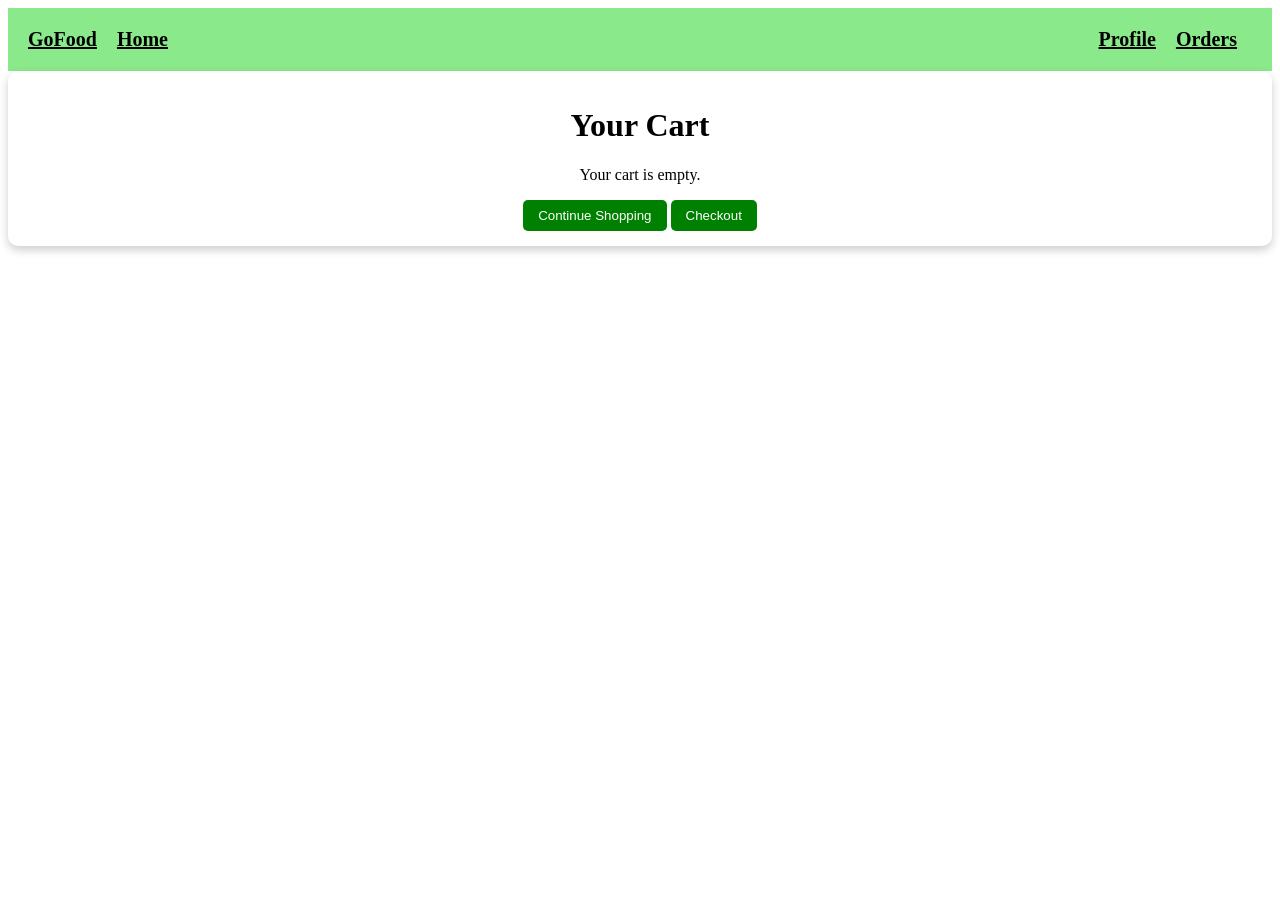
<file: Assignment-3/cart.html>
<!DOCTYPE html>
<html lang="en">
<head>
  <meta charset="UTF-8" />
  <meta name="viewport" content="width=device-width, initial-scale=1.0" />
  <title>GoFood | Cart</title>
  <link rel="stylesheet" href="style.css" />
</head>
<body>
  <header class="navbar">
    <div class="nav-left">
      <a href="index.html">GoFood</a>
      <a href="index.html">Home</a>
    </div>
    <div class="nav-right">
      <a href="profile.html">Profile</a>
      <a href="orders.html">Orders</a>
    </div>
  </header>

  <main class="center-wrapper">
    <div class="card basic-card">
      <h1>Your Cart</h1>
      <div id="cartArea"></div>
      <div class="btn-grid">
        <button id="continueShopping" class="btn btn-secondary">Continue Shopping</button>
        <button id="checkoutBtn" class="btn btn-primary">Checkout</button>
      </div>
    </div>
  </main>

  <script src="script.js"></script>
</body>
</html>
</file>
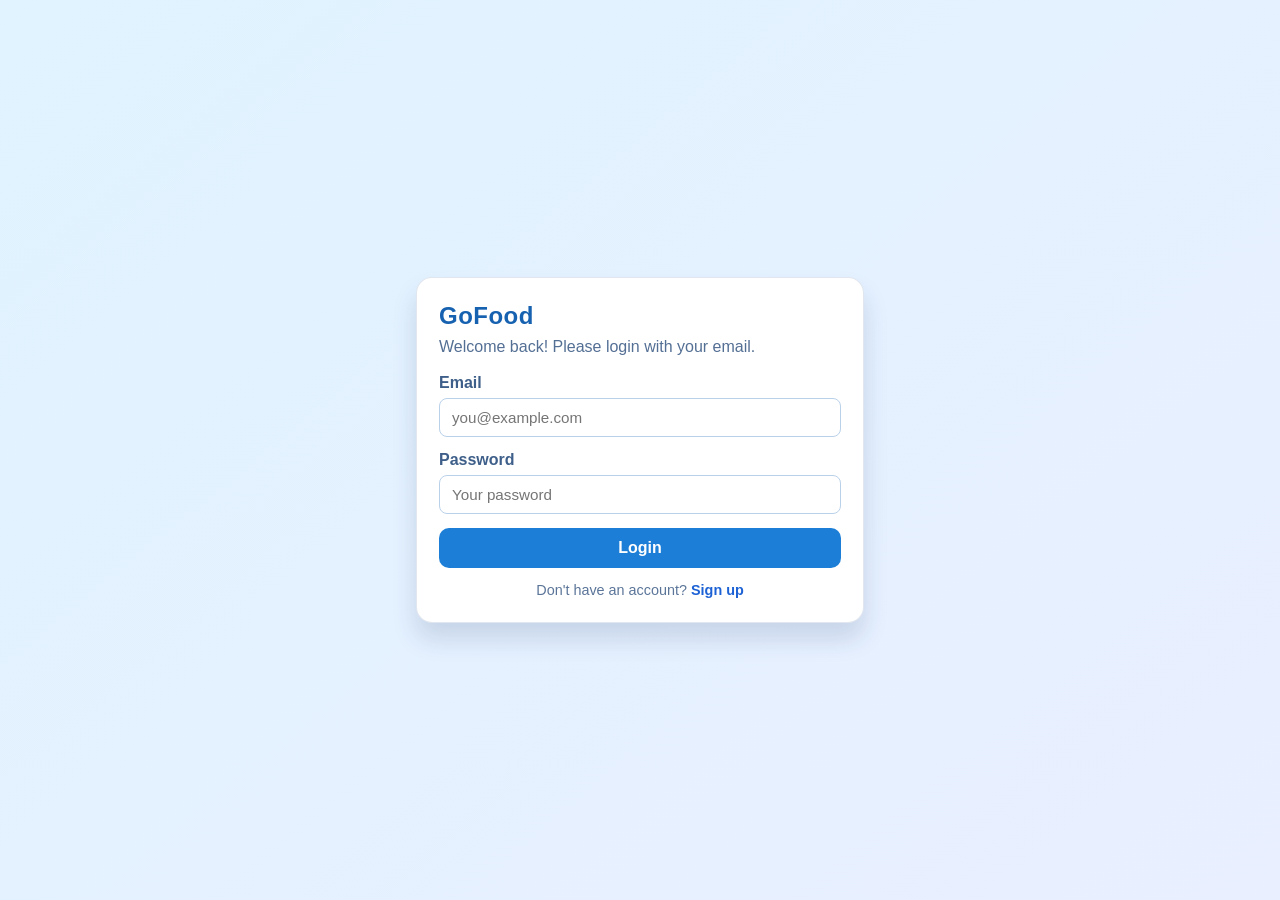
<file: Assignment-3/login.html>
<!DOCTYPE html>
<html lang="en">
<head>
  <meta charset="UTF-8" />
  <meta name="viewport" content="width=device-width, initial-scale=1.0" />
  <title>GoFood | Login</title>
  <link rel="stylesheet" href="signup+login_style.css" />
</head>
<body>
  <main class="login-page">
    <section class="login-card">
      <h1>GoFood</h1>
      <p class="subtitle">Welcome back! Please login with your email.</p>

      <form id="loginform" class="form">
        <div class="field">
          <label for="email">Email</label>
          <input id="email" type="email" placeholder="you@example.com" required />
        </div>

        <div class="field">
          <label for="password">Password</label>
          <input id="password" type="password" placeholder="Your password" required />
        </div>

        <button type="submit" class="btn btn-primary">Login</button>
      </form>

      <p class="helper">
        Don't have an account? <a href="signup.html">Sign up</a>
      </p>
    </section>
  </main>

  <script src="script.js"></script>
</body>
</html>
</file>
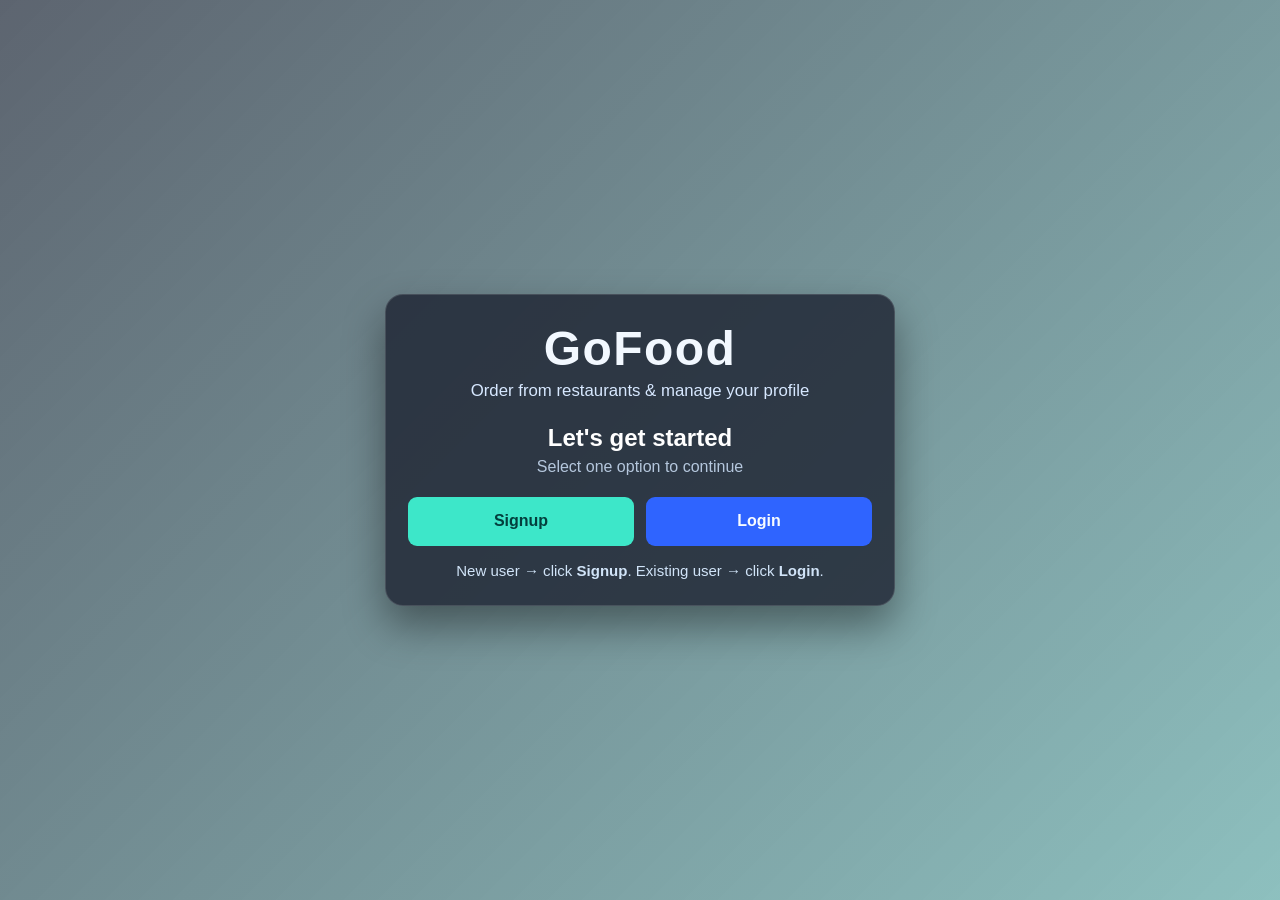
<file: Assignment-3/main.html>
<!DOCTYPE html>
<html lang="en">
<head>
  <meta charset="UTF-8" />
  <meta name="viewport" content="width=device-width, initial-scale=1.0" />
  <title>GoFood | Welcome</title>
  <link rel="stylesheet" href="main.css" />
</head>
<body>
  <div class="page-bg"></div>
  <div class="overlay"></div>

  <main class="center-panel">
    <header class="hero">
      <h1>GoFood</h1>
      <p>Order from restaurants & manage your profile</p>
    </header>

    <section class="actions-card">
      <h2>Let's get started</h2>
      <p>Select one option to continue</p>

      <div class="btn-grid">
        <a class="btn btn-primary" href="signup.html">Signup</a>
        <a class="btn btn-secondary" href="login.html">Login</a>
      </div>
    </section>

    <footer class="hint">
      <p>
        New user → click <strong>Signup</strong>. Existing user → click
        <strong>Login</strong>.
      </p>
    </footer>
  </main>
  <script src="script.js"></script>
</body>
</html>
</file>
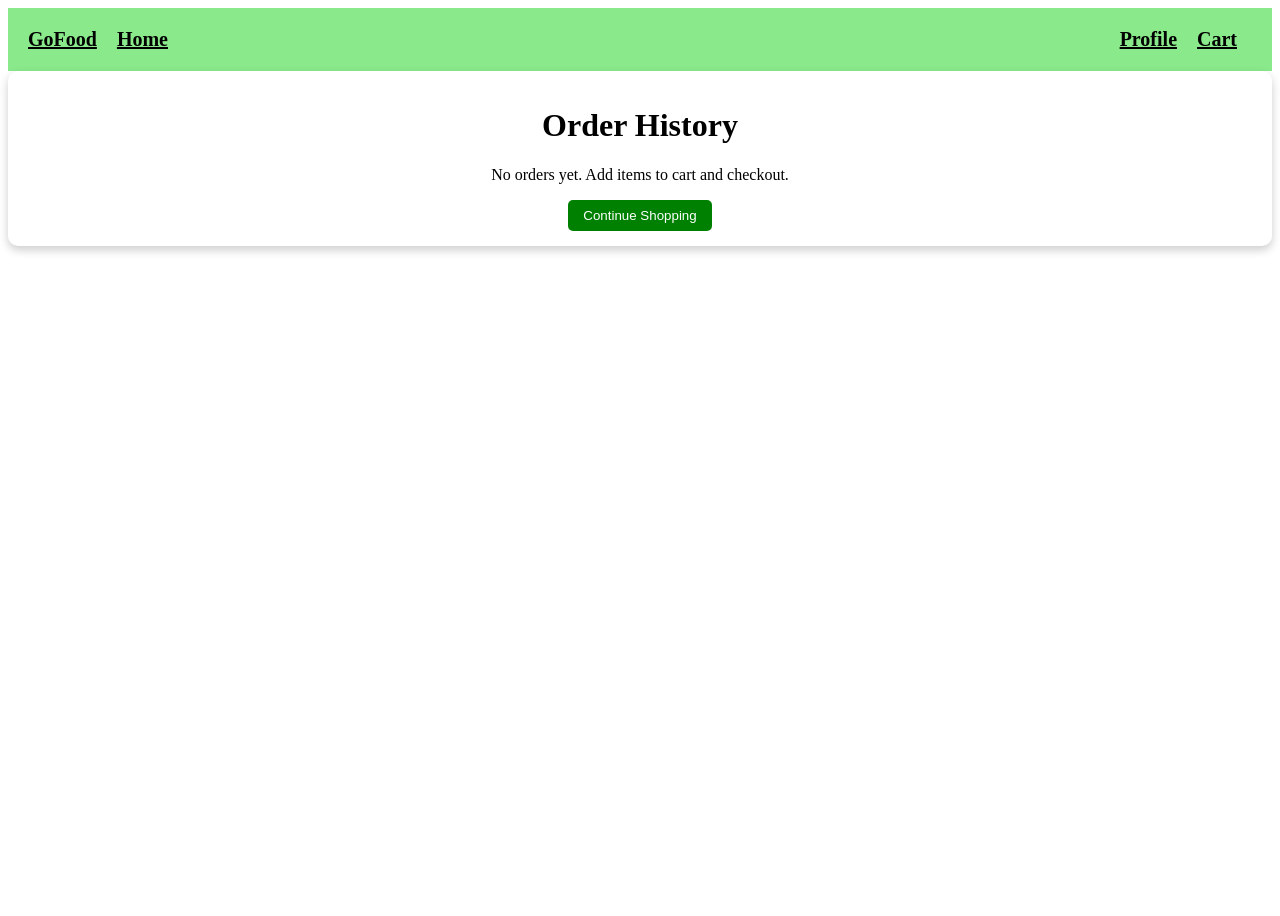
<file: Assignment-3/orders.html>
<!DOCTYPE html>
<html lang="en">
<head>
  <meta charset="UTF-8" />
  <meta name="viewport" content="width=device-width, initial-scale=1.0" />
  <title>GoFood | Orders</title>
  <link rel="stylesheet" href="style.css" />
</head>
<body>
  <header class="navbar">
    <div class="nav-left">
      <a href="index.html">GoFood</a>
      <a href="index.html">Home</a>
    </div>
    <div class="nav-right">
      <a href="profile.html">Profile</a>
      <a href="cart.html">Cart</a>
    </div>
  </header>

  <main class="center-wrapper">
    <div class="card basic-card">
      <h1>Order History</h1>
      <div id="ordersArea"></div>
      <div class="btn-grid">
        <button onclick="window.location.href='index.html'" class="btn btn-secondary">Continue Shopping</button>
      </div>
    </div>
  </main>

  <script src="script.js"></script>
</body>
</html>
</file>
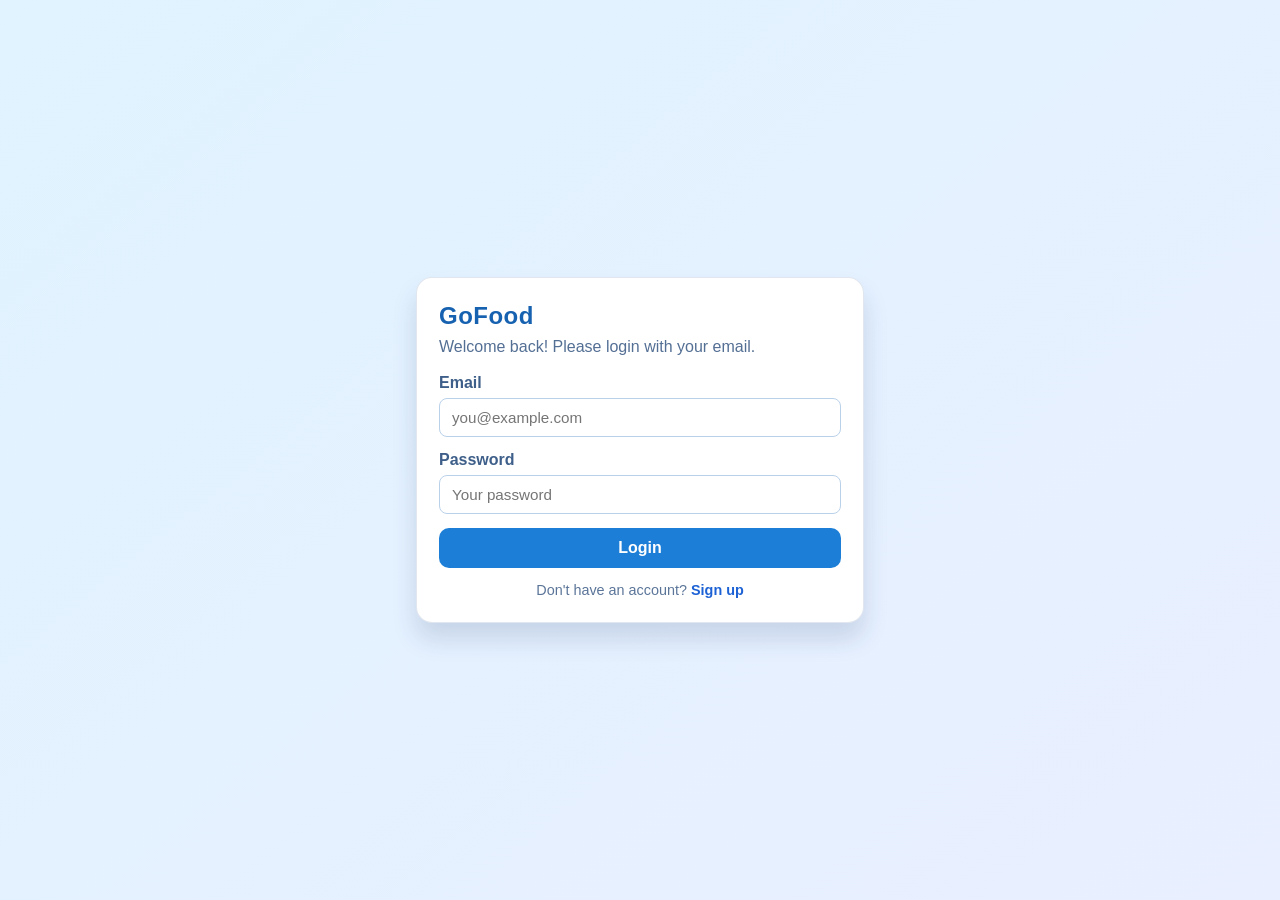
<file: Assignment-3/profile.html>
<!DOCTYPE html>
<html lang="en">
<head>
  <meta charset="UTF-8" />
  <meta name="viewport" content="width=device-width, initial-scale=1.0"/>
  <title>GoFood | Profile</title>
  <link rel="stylesheet" href="style.css" />
</head>
<body>
  <div class="center-wrapper">
    <div class="card basic-card">
      <h1>Profile</h1>
      <p class="info">Email: <span id="profileEmail">loading...</span></p>
      <div class="btn-grid">
        <button id="profileBack" class="btn btn-secondary" href="index.html">Back</button>
        <button id="profileLogout" class="btn btn-danger">Logout</button>
      </div>
    </div>
  </div>
  <script src="script.js"></script>
</body>
</html>
</file>
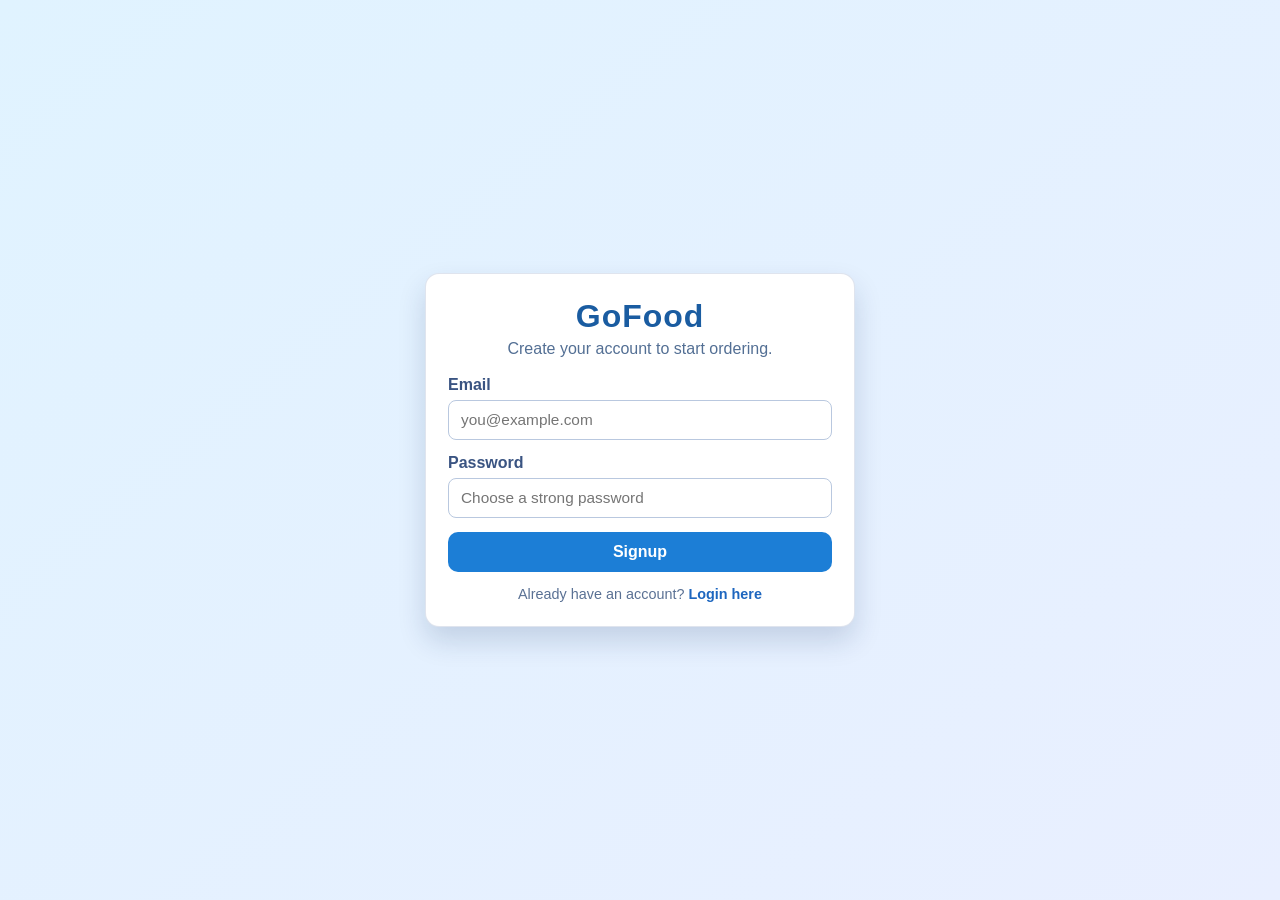
<file: Assignment-3/signup.html>
<!DOCTYPE html>
<html lang="en">
<head>
  <meta charset="UTF-8" />
  <meta name="viewport" content="width=device-width, initial-scale=1.0" />
  <title>GoFood | Signup</title>
  <link rel="stylesheet" href="signup+login_style.css" />
</head>
<body>
  <main class="auth-page">
    <section class="auth-card">
      <h1>GoFood</h1>
      <p class="subtitle">Create your account to start ordering.</p>

      <form id="signupform" class="auth-form">
        <label for="email">Email</label>
        <input id="email" type="email" placeholder="you@example.com" required />

        <label for="password">Password</label>
        <input id="password" type="password" placeholder="Choose a strong password" required />

        <button type="submit" class="btn btn-primary">Signup</button>
      </form>

      <p class="hint">
        Already have an account? <a href="login.html">Login here</a>
      </p>
    </section>
  </main>

  <script src="script.js"></script>
</body>
</html>
</file>
<file: Assignment-3/style.css>
body{
    display: flex;
    flex-direction: column;
    min-height: 100vh;
}

footer{
    margin-top: auto;
}


.navbar{
    background-color: rgb(138, 233, 138);
    padding: 20px;
    font-size: 20px;

    display: flex; /* align items horizontally */
    justify-content: space-between; /* add space between two blocks */
    align-items: center;
    
}

.nav-left a, .nav-right a{
    margin-right: 15px;
    color: black;
    font-weight: bold;

}

.hero {
    height: 700px;
    background-image: url("https://imgs.search.brave.com/P9s1CrmspPdJnrmacz5slv2N47dqUPBLb4d8X-3i9a0/rs:fit:860:0:0:0/g:ce/aHR0cHM6Ly9zdGF0/aWMudmVjdGVlenku/Y29tL3N5c3RlbS9y/ZXNvdXJjZXMvdGh1/bWJuYWlscy8wMTIv/MDU1LzU2MS9zbWFs/bC9ob21lbWFkZS1i/dXJnZXItd2l0aC1i/ZWVmLWNoZWVzZS1h/bmQtb25pb24tbWFy/bWFsYWRlLW9uLWEt/d29vZGVuLWJvYXJk/LWZyaWVzLWluLWEt/bWV0YWwtYmFza2V0/LWZhc3QtZm9vZC1j/b25jZXB0LWFtZXJp/Y2FuLWZvb2QtcGhv/dG8uanBn");
    background-size: cover;
    background-position: center;

    display: flex  ;
    justify-content: center;
    align-items: center;
}

.search-box{
    display:flex;
}

.search-box input{
    padding: 10px;
    width: 400px;
    border: none;
    border-radius: 5px 0 0 5px;
}

.search-box button{
    padding: 12px 12px;
    border: none;
    background-color: red;
    color: white;
    border-radius: 0 5px 5px 0;
    cursor: pointer;
}

.cards{
    display: grid;
    grid-template-columns: repeat(4, 1fr);
    gap: 20px;
    padding: 20px;
}

.card{
    background-color: white;
    border-radius: 10px;
    text-align: center;
    padding: 15px;
    box-shadow: 0 4px 10px rgba(0,0,0,0.2)
}


.card img{
    width: 100%;
    height: 180px;
    object-fit: cover;
    border-radius: 10px;
}

.card h3{
    margin: 10px 0;
}

.card button{
    padding: 8px 15px;
    background-color: green;
    color: white;
    border: none;
    border-radius: 5px;
    cursor: pointer;
}

.card button:hover{
    background-color: darkgreen;
}



.footer{
    background-color: #222;
    color: white;
    padding: 10px 20px;
}

.footer-container{
    max-width: 1200px;
    margin: auto;
    display: grid;
    grid-template-columns: repeat(3, 1fr);
    gap: 40px;
}
.footer-left{
    text-align: left;
}

.footer-links{
    text-align: center;
}

.footer-contact{
    text-align: right;
}

.footer a{
    display: block;
    color: #ccc;
    text-decoration: none;
    margin-top: 8px;
    transition: 0.3s;
}

.footer a:hover{
    color: white;
}

.copyright{
    text-align: center;
    margin-top: 40px;
    color: #aaa;
    font-size: 14px;
}

.cart-table {
  width: 100%;
  border-collapse: collapse;
  margin-top: 20px;
}

.cart-table th,
.cart-table td {
  border: 1px solid #ddd;
  padding: 8px;
  text-align: left;
}

.cart-table th {
  background-color: #4CAF50;
  color: white;
}

.order-card {
  background: #f7f7f7;
  padding: 15px;
  border-radius: 8px;
  margin-bottom: 15px;
}

.order-card h3 {
  margin-top: 0;
}
</file>
<file: Assignment-3/signup+login_style.css>
/* Global reset */
* {
  box-sizing: border-box;
  margin: 0;
  padding: 0;
}

body {
  font-family: "Segoe UI", Tahoma, Geneva, Verdana, sans-serif;
  background: linear-gradient(135deg, #e1eaff 0%, #f8fafe 100%);
  min-height: 100vh;
  display: grid;
  place-items: center;
  color: #1f3456;
}

.auth-page {
  width: min(95vw, 430px);
  margin: 16px;
}

.auth-card {
  background: #ffffff;
  border-radius: 14px;
  padding: 24px 22px;
  border: 1px solid rgba(77, 108, 162, 0.18);
  box-shadow: 0 14px 28px rgba(15, 45, 92, 0.16);
  text-align: center;
}

.auth-card h1 {
  font-size: 2rem;
  letter-spacing: 0.03em;
  margin-bottom: 5px;
  color: #1a5ca1;
}

.subtitle {
  margin-bottom: 20px;
  color: #526e96;
}

.auth-form {
  text-align: left;
}

.auth-form label {
  display: block;
  margin-bottom: 6px;
  color: #3a5482;
  font-weight: 600;
}

.auth-form input {
  width: 100%;
  border: 1px solid #b9c8df;
  border-radius: 8px;
  padding: 10px 12px;
  margin-bottom: 14px;
  font-size: 0.96rem;
  color: #192d4f;
}

.auth-form input:focus {
  outline: none;
  border-color: #6293da;
  box-shadow: 0 0 0 2px rgba(98, 147, 218, 0.3);
}

.btn {
  width: 100%;
  border: none;
  border-radius: 10px;
  padding: 11px;
  font-size: 1rem;
  font-weight: 700;
  cursor: pointer;
  transition: all 0.16s ease;
}

.btn-primary {
  background: #1c76dd;
  color: #fff;
}

.btn-primary:hover {
  transform: translateY(-2px);
  box-shadow: 0 10px 22px rgba(28, 118, 221, 0.28);
}

.hint {
  margin-top: 14px;
  font-size: 0.9rem;
  color: #5a7194;
}

.hint a {
  color: #1d66bf;
  font-weight: 700;
  text-decoration: none;
}

.hint a:hover {
  text-decoration: underline;
}


/* login.css */
* {
  box-sizing: border-box;
  margin: 0;
  padding: 0;
}

body {
  font-family: "Segoe UI", Tahoma, Geneva, Verdana, sans-serif;
  background: linear-gradient(140deg, #e0f3ff, #e9efff);
  min-height: 100vh;
  display: grid;
  place-items: center;
  color: #203358;
}

.login-page {
  width: min(96vw, 480px);
  padding: 16px;
}

.login-card {
  background-color: #ffffff;
  border-radius: 16px;
  border: 1px solid rgba(77, 107, 158, 0.16);
  box-shadow: 0 16px 24px rgba(27, 54, 99, 0.15);
  padding: 24px 22px;
}

.login-card h1 {
  margin-bottom: 8px;
  letter-spacing: 0.02em;
  color: #1661b0;
}

.subtitle {
  margin-bottom: 18px;
  color: #536f94;
}

.form .field {
  margin-bottom: 14px;
}

.form label {
  display: inline-block;
  margin-bottom: 6px;
  font-weight: 600;
  color: #3e5f89;
}

.form input {
  width: 100%;
  border: 1px solid #bad1ea;
  border-radius: 8px;
  padding: 10px 12px;
  font-size: 0.95rem;
  color: #223659;
}

.form input:focus {
  outline: 2px solid #85b8ff;
  border-color: #7aa8db;
}

.btn {
  width: 100%;
  border: none;
  border-radius: 10px;
  padding: 11px;
  font-weight: 700;
  cursor: pointer;
  transition: transform 0.15s ease, box-shadow 0.15s ease;
}

.btn-primary {
  background: #1c7ed6;
  color: #fff;
}

.btn-primary:hover {
  transform: translateY(-1px);
  box-shadow: 0 10px 20px rgba(28, 126, 214, 0.3);
}

.helper {
  margin-top: 14px;
  text-align: center;
  font-size: 0.9rem;
  color: #5b7599;
}

.helper a {
  color: #1d62d5;
  text-decoration: none;
  font-weight: 700;
}

.helper a:hover {
  text-decoration: underline;
}
</file>
<file: Assignment-3/main.css>
/* Global reset + body */
* {
  box-sizing: border-box;
  margin: 0;
  padding: 0;
}

body {
  font-family: "Segoe UI", Tahoma, Geneva, Verdana, sans-serif;
  min-height: 100vh;
  display: grid;
  place-items: center;
  overflow: hidden;
  color: #fff;
}

.page-bg {
  position: fixed;
  inset: 0;
  background: url("https://images.unsplash.com/photo-1543353071-873f17a7a088?auto=format&fit=crop&w=1600&q=80")
    center/cover no-repeat;
  filter: brightness(0.5);
  z-index: -2;
}

.overlay {
  position: fixed;
  inset: 0;
  background: linear-gradient(135deg, rgba(24, 35, 51, 0.7), rgba(3, 115, 112, 0.45));
  z-index: -1;
}

.center-panel {
  width: min(95vw, 510px);
  background-color: rgba(34, 40, 55, 0.85);
  border-radius: 18px;
  box-shadow: 0 20px 40px rgba(0, 0, 0, 0.4);
  padding: 26px 22px;
  text-align: center;
  border: 1px solid rgba(255, 255, 255, 0.13);
}

.hero h1 {
  font-size: clamp(2.2rem, 5vw, 3rem);
  letter-spacing: 0.03em;
  margin-bottom: 0.3rem;
  color: #f2f8ff;
}

.hero p {
  color: #d7e8ff;
  margin-bottom: 1.4rem;
  font-size: 1.05rem;
}

.actions-card h2 {
  font-size: 1.5rem;
  margin-bottom: 0.4rem;
}

.actions-card p {
  color: #b5c7dd;
  margin-bottom: 1.3rem;
}

.btn-grid {
  display: grid;
  gap: 12px;
  grid-template-columns: 1fr 1fr;
  margin-bottom: 1rem;
}

.btn {
  border-radius: 9px;
  border: 1px solid transparent;
  padding: 0.9rem;
  text-decoration: none;
  font-weight: 700;
  font-size: 1rem;
  transition: transform 0.2s ease, box-shadow 0.2s ease, background 0.2s ease;
}

.btn-primary {
  background-color: #3de7c9;
  color: #033f3d;
}

.btn-secondary {
  background-color: #2f64ff;
  color: #f7fbff;
}

.btn:hover {
  transform: translateY(-3px);
  box-shadow: 0 8px 20px rgba(13, 27, 37, 0.35);
}

.hint {
  margin-top: 1rem;
  font-size: 0.94rem;
  color: #d1e4f8;
}
</file>
